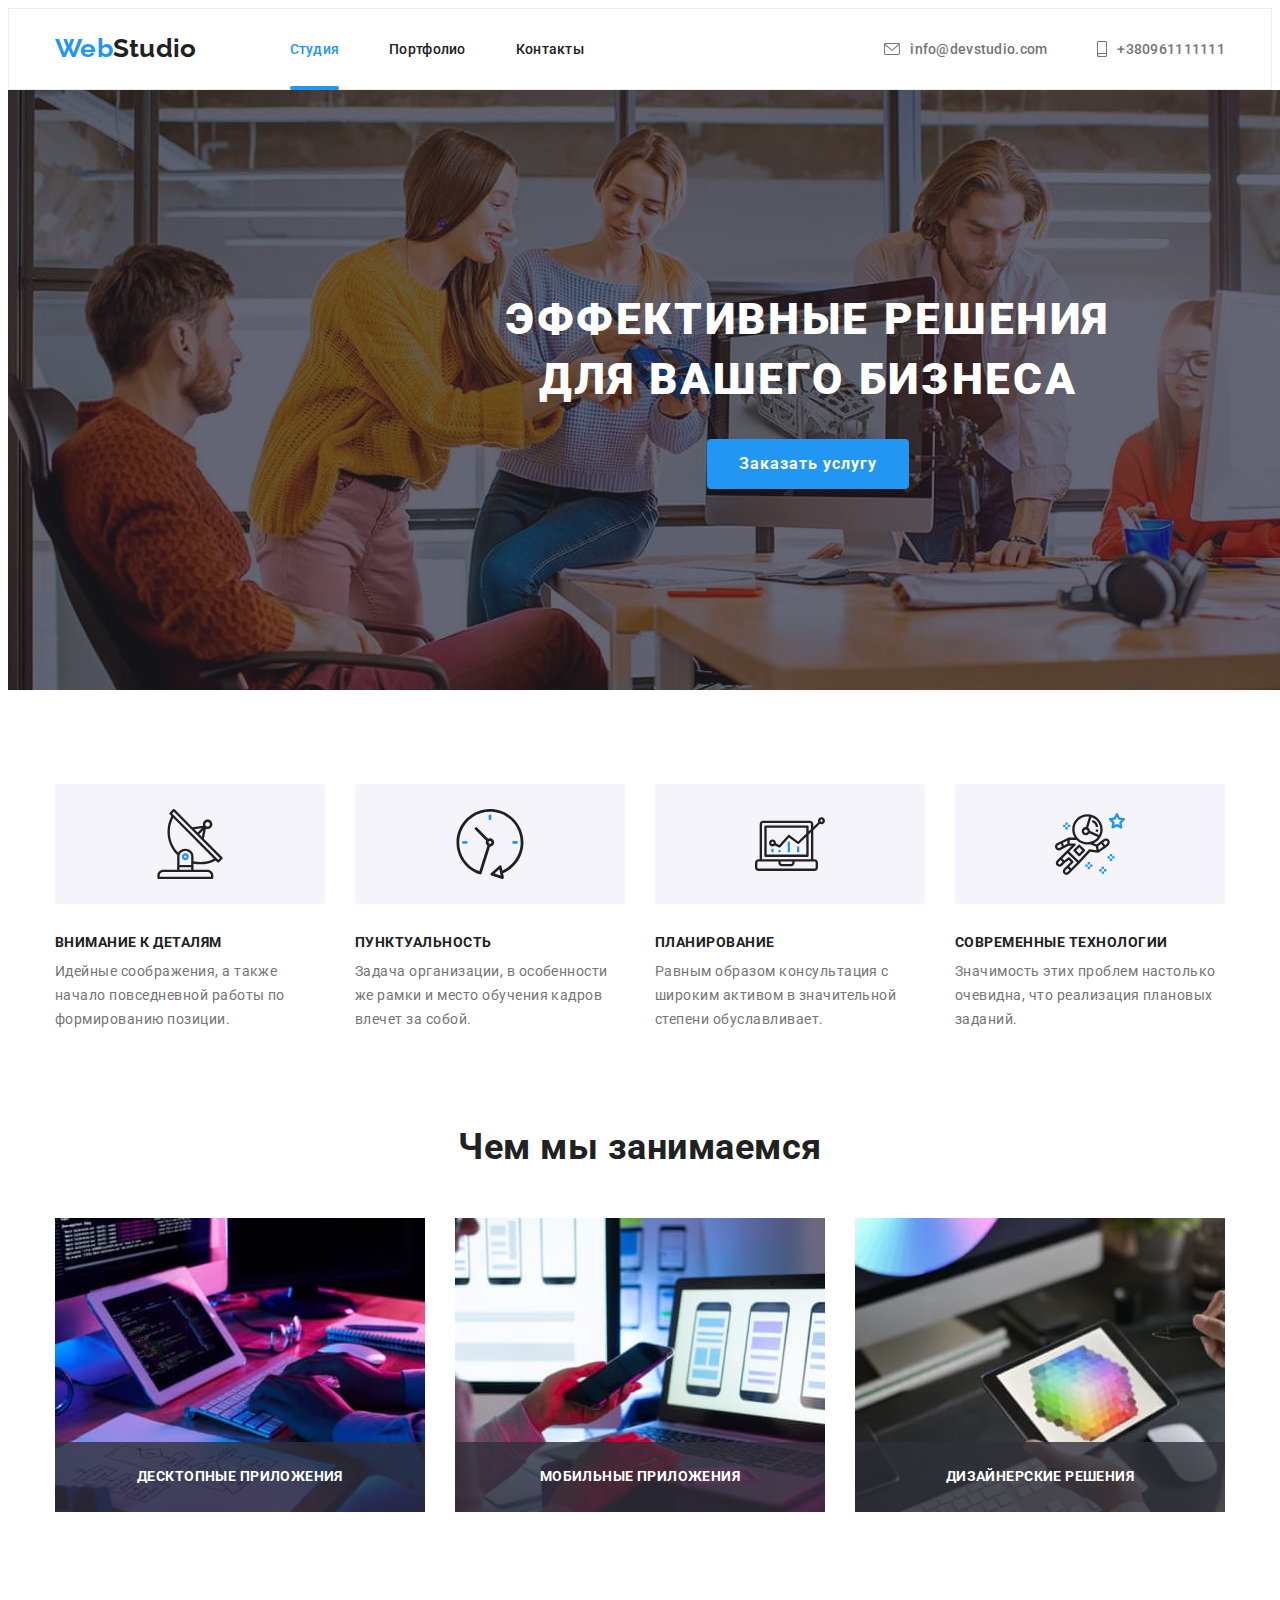
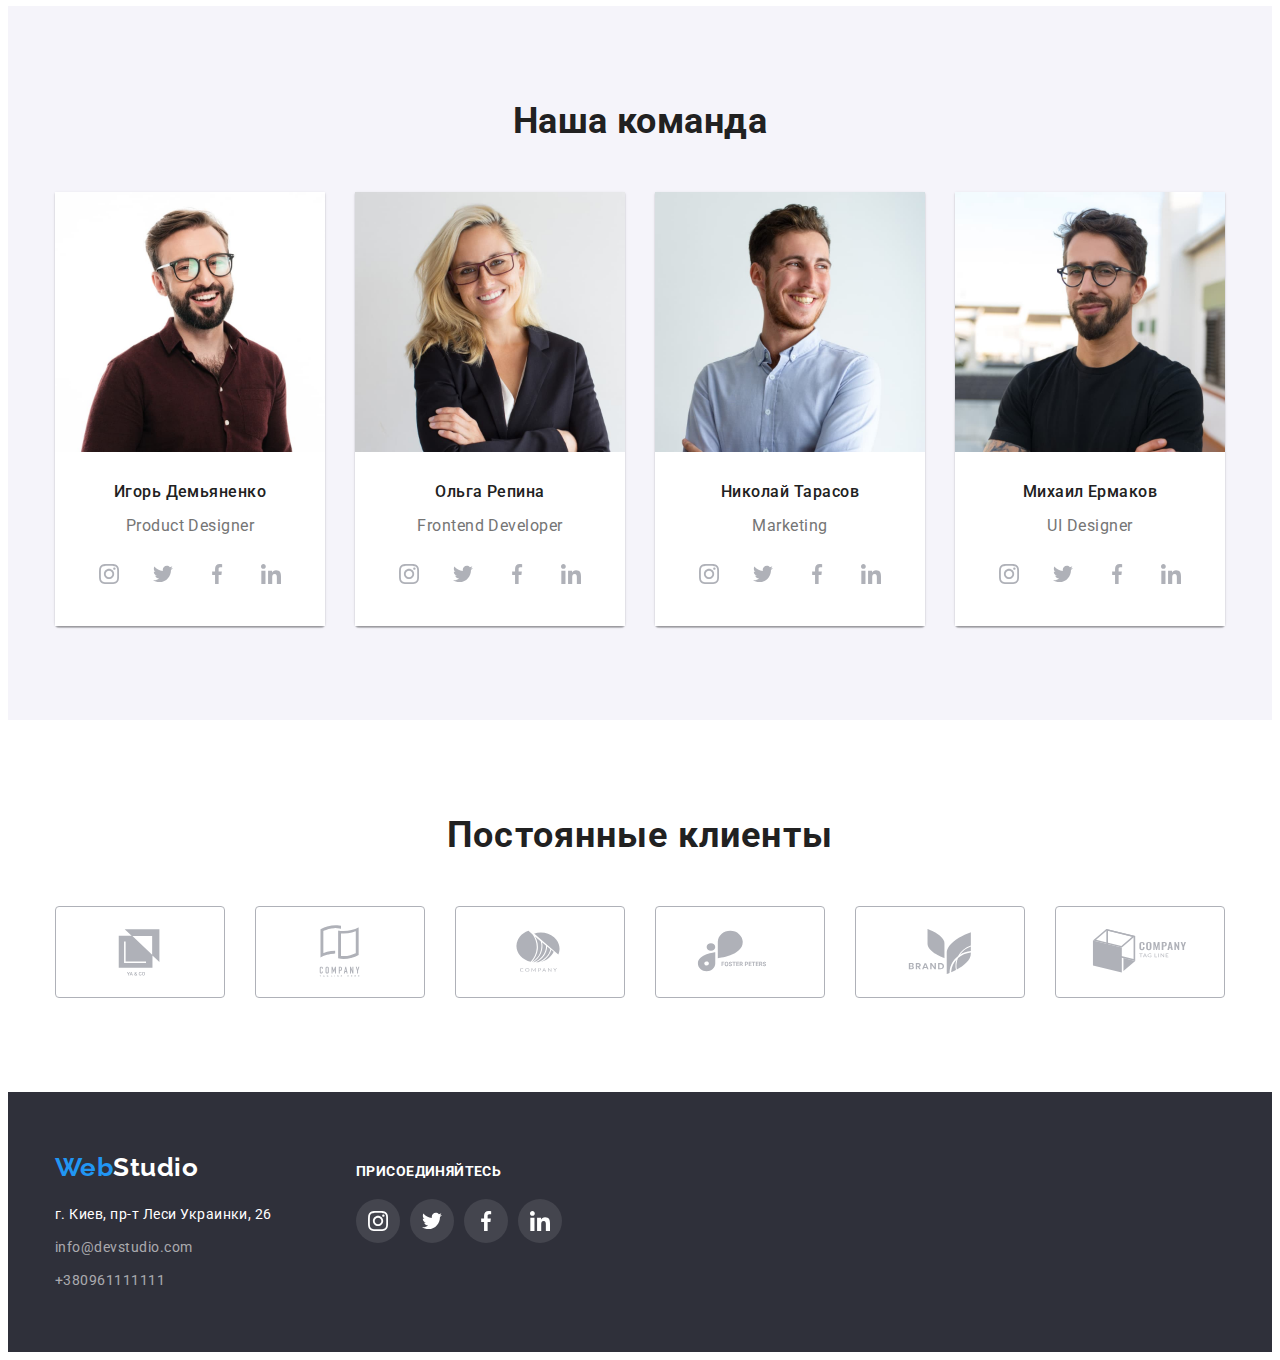
<file: index.html>
<!DOCTYPE html>
<html lang="ru">
<head>
    <meta charset="UTF-8">
    <meta http-equiv="X-UA-Compatible" content="IE=edge">
    <meta name="viewport" content="width=device-width, initial-scale=1.0">
    <title>goit-markup-hw-o1</title>
    <link rel="preconnect" href="https://fonts.googleapis.com">
    <link rel="preconnect" href="https://fonts.gstatic.com" crossorigin>
    <link href="https://fonts.googleapis.com/css2?family=Raleway:wght@700&family=Roboto:wght@400;500;700;900&display=swap"
        rel="stylesheet">
    <link rel="stylesheet" href="https://cdnjs.cloudflare.com/ajax/libs/modern-normalize/1.1.0/modern-normalize.min.css"
        integrity="sha512-wpPYUAdjBVSE4KJnH1VR1HeZfpl1ub8YT/NKx4PuQ5NmX2tKuGu6U/JRp5y+Y8XG2tV+wKQpNHVUX03MfMFn9Q=="
        crossorigin="anonymous" referrerpolicy="no-referrer" />
    <link rel="stylesheet" href="./css/styles.css"/>
</head>     
<body>
    <header class="header">
        <div class="container header-container">
            <a class="logo header-logo" href="./index.html" lang="en">Web<span class="white-logo">Studio</span></a>
            <nav class="header-navigation">
                <ul class="header-list list">
                    <li class="header-item">
                        <a class="header-link link current" href="./index.html">Студия</a>
                    </li>
                    <li class="header-item">
                        <a class="header-link link" href="./portfolio.html">Портфолио</a>
                    </li>
                    <li class="header-item">
                        <a class="header-link link" href="">Контакты</a>
                    </li>
                </ul>
            </nav>
            <div class="header-contacts">
                <ul class="header-contacts-list list">
                    <li class="header-contacts-item"> 
                        <a class="header-contacts-link link" href="mailto:info@devstudio.com"> <svg class="header-icon" width="16" height="12">
                            <use href="./images/sprite.svg#icon-envelope"></use>
                        </svg> info@devstudio.com
                    </a>  
                    </li>
                    <li class="header-contacts-item">
                        <a class="header-contacts-link link" href="tel:+380961111111"> <svg class="header-icon" width="10" height="16">
                            <use href="./images/sprite.svg#icon-smartphone"></use>
                        </svg>+380961111111</a>
                    </li>
                </ul>
            </div>
        </div>
    </header>
    <main>
        <section class="hero">
            <div class="container hero-container">
            <h1 class="hero-title">Эффективные решения для вашего бизнеса</h1>
            <button class="hero-title-btn btn" type="button" data-modal-open>Заказать услугу</button>
        </div>
        </section>
        <section class="about">
            <div class="container about-container">
            <h2 hidden>Почему мы</h2>
            <ul class="about-list list">
                 <li class="about-item">
                    <div class="about-thumb">
                        <svg class="about-thumb-icon" width="70" height="70">
                            <use href="./images/sprite.svg#icon-antenna-1"></use>
                        </svg>
                    </div>
                    <h3 class="about-item-title">Внимание к деталям</h3>
                    <p class="about-item-text">Идейные соображения, а также начало повседневной работы по формированию позиции.</p>
                </li>
                <li class="about-item">
                    <div class="about-thumb">
                        <svg class="about-thumb-icon" width="70" height="70">
                            <use href="./images/sprite.svg#icon-clock-1"></use>
                        </svg>
                    </div>
                    <h3 class="about-item-title">Пунктуальность</h3>
                    <p class="about-item-text">Задача организации, в особенности же рамки и место обучения кадров влечет за собой.</p>
                </li>
                <li class="about-item">
                    <div class="about-thumb">
                        <svg class="about-thumb-icon" width="70" height="70">
                            <use href="./images/sprite.svg#icon-diagram-1"></use>
                        </svg>
                        </div>
                    <h3 class="about-item-title">Планирование</h3>
                    <p class="about-item-text">Равным образом консультация с широким активом в значительной степени обуславливает.</p>
                </li>
                <li class="about-item">
                    <div class="about-thumb">
                        <svg class="about-thumb-icon" width="70" height="70">
                            <use href="./images/sprite.svg#icon-astronaut-1"></use>
                        </svg>
                    </div>
                    <h3 class="about-item-title">Современные технологии</h3>
                    <p class="about-item-text">Значимость этих проблем настолько очевидна, что реализация плановых заданий.</p>
                </li>
            </ul>
        </div>
        </section>
        <section class="services">
            <div class="container services-container">
                 <h2 class="services-title">Чем мы занимаемся</h2>
            <div class="services-images">
                 <ul class="services-title-list list">
                    <li class="services-title-item">
                        <img src="./images/a/photo-a.jpg" alt="человек печатает на клавиатуре" width="370" height="294">
                        <p class="text-thumb">Десктопные приложения</p>
                    </li>
                    <li class="services-title-item">
                        <img src="./images/a/photo-b.jpg" alt="человек работает с телефоном" width="370" height="294">
                        <p class="text-thumb">Мобильные приложения</p>
                    </li>
                    <li class="services-title-item">
                        <img src="./images/a/photo-c.jpg" alt="человек работает с планшетом" width="370" height="294">
                        <p class="text-thumb">Дизайнерские решения</p>
                    </li>
                </ul>
            </div>
            </div>
        </section>   
        <section class="team">
            <div class="container team-container">
            <h2 class="team-title">Наша команда</h2>
            <ul class="team-list list">
                <li class="team-item">
                    <img src="./images/b/Person-a.jpg" alt="сотрудник компании" width="270" height="260">
                    <div class="team-item-card">
                    <h3 class="team-item-title">Игорь Демьяненко</h3>
                    <p class="team-item-text" lang="en">Product Designer</p>
                    <ul class="team-item-bottom social-list list">
                        <li class="social-item">
                            <a href="" class="social-link link">
                                <svg class="social-icon">
                                    <use href="./images/sprite.svg#icon-instagram"></use>
                                </svg>
                            </a>
                        </li>
                        <li class="social-item">
                            <a href="" class="social-link link">
                            <svg class="social-icon">
                                <use href="./images/sprite.svg#icon-twitter"></use>
                            </svg>
                            </a>
                        </li>
                        <li class="social-item">
                            <a href="" class="social-link link">
                                <svg class="social-icon">
                                    <use href="./images/sprite.svg#icon-facebook"></use>
                                </svg>
                            </a>
                        </li>
                        <li class="social-item">
                            <a href="" class="social-link link">
                                <svg class="social-icon">
                                    <use href="./images/sprite.svg#icon-linkedin"></use>
                                </svg>
                            </a>
                        </li>
                    </ul> 
                    </div>
                </li>
                <li class="team-item">
                    <img src="./images/b/person-b.jpg" alt="сотрудник компании" width="270" height="260">
                    <div class="team-item-card">
                    <h3 class="team-item-title">Ольга Репина</h3>
                    <p class="team-item-text" lang="en">Frontend Developer</p>
                    <ul class="team-item-bottom social-list list">
                        <li class="social-item">
                            <a href="" class="social-link link">
                                <svg class="social-icon">
                                    <use href="./images/sprite.svg#icon-instagram"></use>
                                </svg>
                            </a>
                        </li>
                        <li class="social-item">
                            <a href="" class="social-link link">
                                <svg class="social-icon">
                                    <use href="./images/sprite.svg#icon-twitter"></use>
                                </svg>
                            </a>
                        </li>
                        <li class="social-item">
                            <a href="" class="social-link link">
                                <svg class="social-icon">
                                    <use href="./images/sprite.svg#icon-facebook"></use>
                                </svg>
                            </a>
                        </li>
                        <li class="social-item">
                            <a href="" class="social-link link">
                                <svg class="social-icon">
                                    <use href="./images/sprite.svg#icon-linkedin"></use>
                                </svg>
                            </a>
                        </li>
                    </ul>
                    </div>
                </li>
                <li class="team-item">
                    <img src="./images/b/person-c.jpg" alt="сотрудник компании" width="270" height="260">
                    <div class="team-item-card">
                    <h3 class="team-item-title">Николай Тарасов</h3>
                    <p class="team-item-text" lang="en">Marketing</p>
                    <ul class="team-item-bottom social-list list">
                        <li class="social-item">
                            <a href="" class="social-link link">
                                <svg class="social-icon">
                                    <use href="./images/sprite.svg#icon-instagram"></use>
                                </svg>
                            </a>
                        </li>
                        <li class="social-item">
                            <a href="" class="social-link link">
                                <svg class="social-icon">
                                    <use href="./images/sprite.svg#icon-twitter"></use>
                                </svg>
                            </a>
                        </li>
                        <li class="social-item">
                            <a href="" class="social-link link">
                                <svg class="social-icon">
                                    <use href="./images/sprite.svg#icon-facebook"></use>
                                </svg>
                            </a>
                        </li>
                        <li class="social-item">
                            <a href="" class="social-link link">
                                <svg class="social-icon">
                                    <use href="./images/sprite.svg#icon-linkedin"></use>
                                </svg>
                            </a>
                        </li>
                    </ul>
                    </div>
                </li>
                <li class="team-item">
                    <img src="./images/b/person-d.jpg" alt="сотрудник компании" width="270" height="260">
                    <div class="team-item-card">
                    <h3 class="team-item-title">Михаил Ермаков</h3>
                    <p class="team-item-text" lang="en">UI Designer</p>
                    <ul class="team-item-bottom social-list list">
                        <li class="social-item">
                            <a href="" class="social-link link">
                                <svg class="social-icon">
                                    <use href="./images/sprite.svg#icon-instagram"></use>
                                </svg>
                            </a>
                        </li>
                        <li class="social-item">
                            <a href="" class="social-link link">
                                <svg class="social-icon">
                                    <use href="./images/sprite.svg#icon-twitter"></use>
                                </svg>
                            </a>
                        </li>
                        <li class="social-item">
                            <a href="" class="social-link link">
                                <svg class="social-icon">
                                    <use href="./images/sprite.svg#icon-facebook"></use>
                                </svg>
                            </a>
                        </li>
                        <li class="social-item">
                            <a href="" class="social-link link">
                                <svg class="social-icon">
                                    <use href="./images/sprite.svg#icon-linkedin"></use>
                                </svg>
                            </a>
                        </li>
                    </ul>
                    </div>
                </li>
            </ul>
            </div>
        </section>
        <section class="clients">
            <div class="container clients-container">
                <h2 class="clients-title">Постоянные клиенты</h2>
                <ul class="clients-list list">
                    <li class="clients-item">
                        <a href="" class="clients-link"> <svg class="clients-icon">
                            <use href="./images/sprite.svg#icon-Logo-1"></use>
                        </svg>
                    </a>
                    </li>
                    <li class="clients-item">
                        <a href="" class="clients-link"> <svg class="clients-icon">
                                <use href="./images/sprite.svg#icon-Logo-2"></use>
                            </svg>
                        </a>
                    </li>
                    <li class="clients-item">
                        <a href="" class="clients-link"> <svg class="clients-icon">
                                <use href="./images/sprite.svg#icon-Logo-3"></use>
                            </svg>
                        </a>
                    </li>
                    <li class="clients-item">
                        <a  href="" class="clients-link"> <svg class="clients-icon">
                                <use href="./images/sprite.svg#icon-Logo-4"></use>
                            </svg>
                        </a>
                    </li>
                    <li class="clients-item">
                        <a href="" class="clients-link" > <svg class="clients-icon">
                                <use href="./images/sprite.svg#icon-Logo-5"></use>
                            </svg>
                        </a>
                    </li>
                    <li class="clients-item">
                        <a href="" class="clients-link"> <svg class="clients-icon">
                                <use href="./images/sprite.svg#icon-Logo-6"></use>
                            </svg>
                        </a>
                    </li>
                </ul>
            </div>
        </section>
    </main>
    <footer class="footer">
        <div class="container footer-container footer-total"> 
        <div class="footer-block">
            <a class="main-logo" href="./index.html" lang="en">Web<span class="footer-logo">Studio</span></a>
            <address class="contacts-address">
                <ul class="contact-list list">
                    <li class="contacts-item">
                        <a class="contacts-link link" href="">г. Киев, пр-т Леси Украинки, 26</a>
                    </li>
                    <li class="contacts-item">
                        <a class="contacts-link link contacts-color" href="mailto:info@devstudio.com">info@devstudio.com</a>
                    </li>
                    <li class="contacts-item">
                        <a class="contacts-link link contacts-color" href="tel:+380961111111">+380961111111</a>
                    </li> 
                </ul>
            </address>
        </div>
        <div class="footer-add">
            <p class="footer-title-add">Присоединяйтесь</p>
            <ul class="footer-add-list list">
                <li class="footer-add-item">
                    <a href="" class="footer-social-link">
                        <svg class="footer-icon">
                            <use href="./images/sprite.svg#icon-instagram"></use>
                        </svg>
                    </a>
                </li>
                <li class="footer-add-item">
                    <a href="" class="footer-social-link">
                        <svg class="footer-icon">
                            <use href="./images/sprite.svg#icon-twitter"></use>
                        </svg>
                    </a>
                </li>
                <li class="footer-add-item">
                    <a href="" class="footer-social-link">
                        <svg class="footer-icon">
                            <use href="./images/sprite.svg#icon-facebook"></use>
                        </svg>
                    </a>
                </li>
                <li class="footer-add-item">
                    <a href="" class="footer-social-link">
                        <svg class="footer-icon">
                            <use href="./images/sprite.svg#icon-linkedin"></use>
                        </svg>
                    </a>
                </li>
            </ul>
        </div>
        </div>
    </footer>
    <div class="backdrop is-hidden" data-modal>
        <div class="modal">
            <button class="close-btn" type="button" data-modal-close> 
                <svg class="modal-close" width="30" ><use href="./images/sprite.svg#icon-close-black"></use>
                </svg>
            </button>
        </div>
    </div>
    <script src="./js/modal.js"></script>
</body>
</html>
</file>
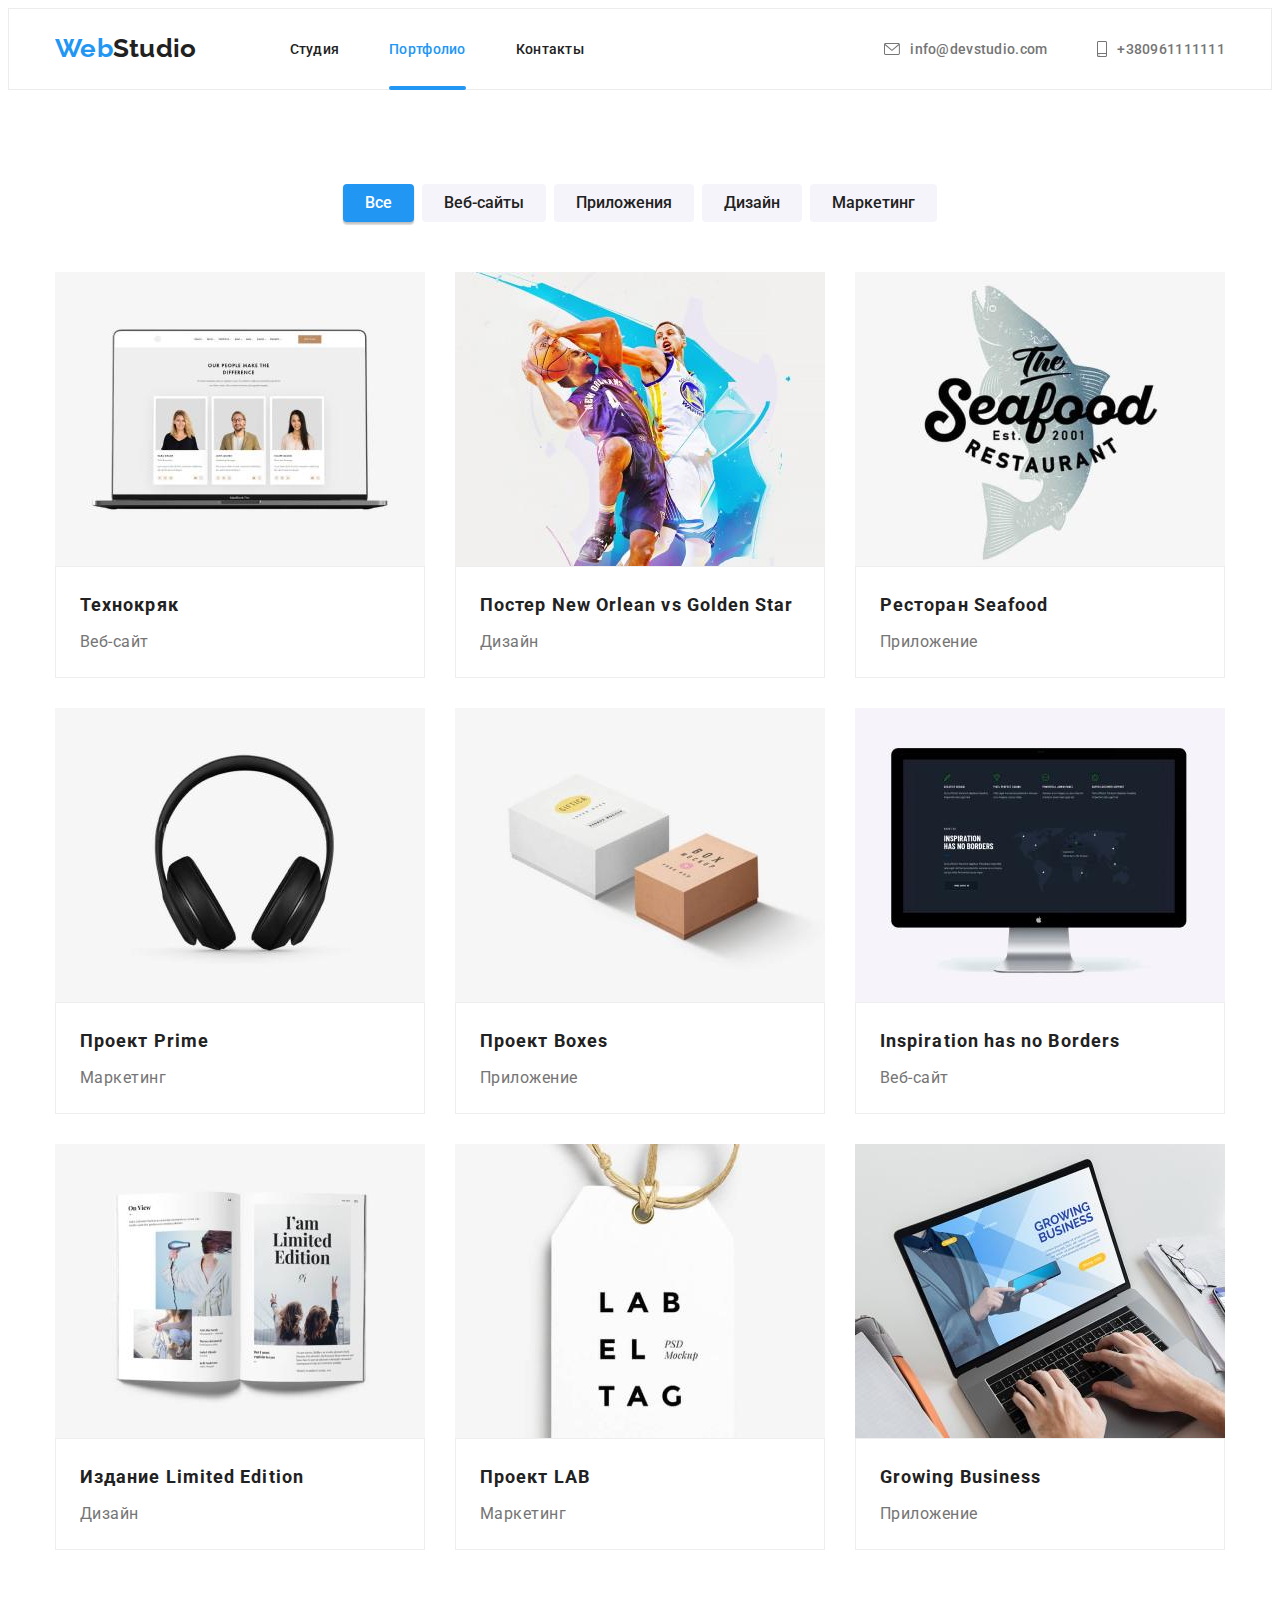
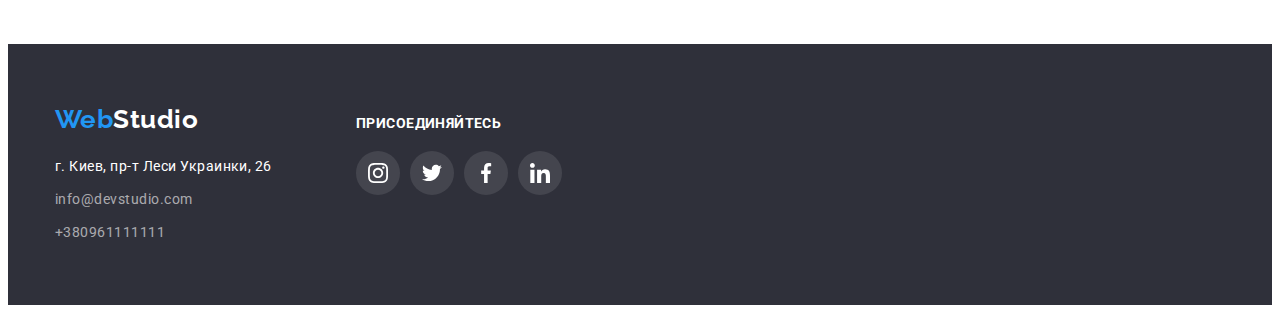
<file: portfolio.html>
<!DOCTYPE html>
<html lang="ru">
<head>
    <meta charset="UTF-8">
    <meta http-equiv="X-UA-Compatible" content="IE=edge">
    <meta name="viewport" content="width=device-width, initial-scale=1.0">
    <title>goit-markup-hw-02</title>
    <link rel="preconnect" href="https://fonts.googleapis.com">
    <link rel="preconnect" href="https://fonts.gstatic.com" crossorigin>
    <link href="https://fonts.googleapis.com/css2?family=Raleway:wght@700&family=Roboto:wght@400;500;700;900&display=swap"
        rel="stylesheet">
    <link rel="stylesheet" href="https://cdnjs.cloudflare.com/ajax/libs/modern-normalize/1.1.0/modern-normalize.min.css"
        integrity="sha512-wpPYUAdjBVSE4KJnH1VR1HeZfpl1ub8YT/NKx4PuQ5NmX2tKuGu6U/JRp5y+Y8XG2tV+wKQpNHVUX03MfMFn9Q=="
        crossorigin="anonymous" referrerpolicy="no-referrer" />
    <link rel="stylesheet" href="./css/styles.css"/>
</head>
<body>
    <header class="header">
        <div class="container header-container">
            <a class="logo header-logo" href="./index.html" lang="en">Web<span class="white-logo">Studio</span></a>
        <nav class="header-navigation">
            <ul class="header-list list">
                <li class="header-item">
                    <a class="header-link link" href="./index.html">Студия</a>
                </li>
                <li class="header-item">
                    <a class="header-link link current" href="./portfolio.html">Портфолио</a>
                </li>
                <li class="header-item">
                    <a class="header-link link" href="">Контакты</a>
                </li>
            </ul>
        </nav>
        <div class="header-contacts">
            <ul class="header-contacts-list list">
                <li class="header-contacts-item">
                    <a class="header-contacts-link link" href="mailto:info@devstudio.com"> <svg class="header-icon" width="16" height="12">
                            <use href="./images/sprite.svg#icon-envelope"></use>
                        </svg> info@devstudio.com
                    </a>
                </li>
                <li class="header-contacts-item">
                    <a class="header-contacts-link link" href="tel:+380961111111"> <svg class="header-icon" width="10" height="16">
                            <use href="./images/sprite.svg#icon-smartphone"></use>
                        </svg>+380961111111</a>
                </li>
            </ul>
        </div>    
        </div>
    </header>
    <main>
        <section class="portfolio-hero"> 
            <div class="container portfolio-container">
            <h1 hidden>Портфолио</h1>
            <ul class="portfolio-list list">
                <li class="portfolio-item">
                   <button class="portfolio-btn active" type="button">Все</button>
                </li>
                <li class="portfolio-item">
                   <button class="portfolio-btn" type="button">Веб-сайты</button>
                </li>
                <li class="portfolio-item">
                   <button class="portfolio-btn" type="button">Приложения</button>
                </li>
                <li class="portfolio-item">
                   <button class="portfolio-btn" type="button">Дизайн</button>
                </li>  
                <li class="portfolio-item">
                   <button class="portfolio-btn" type="button">Маркетинг</button>
                </li>
            </ul>
            <ul class="cases-list list">
                <li class="cases-item">
                    <a class="cases-link" href="">
                        <div class="cases-top-wraper">
                            <img src="./images/portfolio/portfolio-1.jpg" alt="Портфолио" width="370" height="294">
                            <p class="cases-top-text">
                                Технокряк это современная площадка распространения коронавируса. Компании используют эту платформу для цифрового
                            шпионажа и атак на защищённые сервера конкурентов.
                            </p>
                    </div>
                    <div class="cases-item-box">
                        <h2 class="cases-item-title">Технокряк</h2>
                        <p class="cases-item-text">Веб-сайт</p>
                    </div>
                    </a>
                </li>
                <li class="cases-item">
                    <a class="cases-link" href="">
                        <div class="cases-top-wraper">
                    <img src="./images/portfolio/portfolio-2.jpg" alt="Портфолио" width="370" height="294">
                        <p class="cases-top-text">
                        Технокряк это современная площадка распространения коронавируса. Компании используют эту платформу для цифрового
                        шпионажа и атак на защищённые сервера конкурентов.
                        </p>
                        </div>
                    <div class="cases-item-box">
                    <h2 class="cases-item-title">Постер New Orlean vs Golden Star</h2>
                    <p class="cases-item-text">Дизайн</p>
                    </div>
                    </a>
                </li>
                <li class="cases-item">
                    <a class="cases-link" href="">
                        <div class="cases-top-wraper">
                    <img src="./images/portfolio/portfolio-3.jpg" alt="Портфолио" width="370" height="294">
                        <p class="cases-top-text">
                        Технокряк это современная площадка распространения коронавируса. Компании используют эту платформу для цифрового
                        шпионажа и атак на защищённые сервера конкурентов.
                        </p>
                        </div>
                    <div class="cases-item-box">
                    <h2 class="cases-item-title">Ресторан Seafood</h2>
                    <p class="cases-item-text">Приложение</p>
                    </div>
                    </a>
                </li>
                <li class="cases-item">
                    <a class="cases-link" href="">
                        <div class="cases-top-wraper">
                    <img src="./images/portfolio/portfolio-4.jpg" alt="Портфолио" width="370" height="294">
                        <p class="cases-top-text">
                            Технокряк это современная площадка распространения коронавируса. Компании используют эту платформу для цифрового
                            шпионажа и атак на защищённые сервера конкурентов.
                        </p>
                        </div>
                    <div class="cases-item-box">
                    <h2 class="cases-item-title">Проект Prime</h2>
                    <p class="cases-item-text">Маркетинг</p>
                    </div>
                    </a>
                </li>
                <li class="cases-item">
                    <a class="cases-link" href="">
                        <div class="cases-top-wraper">
                    <img src="./images/portfolio/portfolio-5.jpg" alt="Портфолио" width="370" height="294">
                        <p class="cases-top-text">
                            Технокряк это современная площадка распространения коронавируса. Компании используют эту платформу для цифрового
                            шпионажа и атак на защищённые сервера конкурентов.
                        </p>
                        </div>
                    <div class="cases-item-box">
                    <h2 class="cases-item-title">Проект Boxes</h2>
                    <p class="cases-item-text">Приложение</p>
                    </div>
                    </a>
                </li>
                <li class="cases-item">
                    <a class="cases-link" href="">
                        <div class="cases-top-wraper">
                    <img src="./images/portfolio/portfolio-6.jpg" alt="Портфолио" width="370" height="294">
                        <p class="cases-top-text">
                            Технокряк это современная площадка распространения коронавируса. Компании используют эту платформу для цифрового
                            шпионажа и атак на защищённые сервера конкурентов.
                        </p>
                        </div>
                    <div class="cases-item-box">
                    <h2 class="cases-item-title">Inspiration has no Borders</h2>
                    <p class="cases-item-text">Веб-сайт</p>
                    </div>
                    </a>
                </li>
                <li class="cases-item">
                    <a class="cases-link" href="">
                        <div class="cases-top-wraper">
                    <img src="./images/portfolio/portfolio-7.jpg" alt="Портфолио" width="370" height="294">
                        <p class="cases-top-text">
                            Технокряк это современная площадка распространения коронавируса. Компании используют эту платформу для цифрового
                            шпионажа и атак на защищённые сервера конкурентов.
                        </p>
                        </div>
                    <div class="cases-item-box">
                    <h2 class="cases-item-title">Издание Limited Edition</h2>
                    <p class="cases-item-text">Дизайн</p>
                    </div>
                    </a>
                </li>
                <li class="cases-item">
                    <a class="cases-link" href="">
                        <div class="cases-top-wraper">
                    <img src="./images/portfolio/portfolio-8.jpg" alt="Портфолио" width="370" height="294">
                        <p class="cases-top-text">
                            Технокряк это современная площадка распространения коронавируса. Компании используют эту платформу для цифрового
                            шпионажа и атак на защищённые сервера конкурентов.
                        </p>
                        </div>
                    <div class="cases-item-box">
                    <h2 class="cases-item-title">Проект LAB</h2>
                    <p class="cases-item-text">Маркетинг</p>
                    </div>
                    </a>
                </li>
                <li class="cases-item">
                    <a class="cases-link" href="">
                        <div class="cases-top-wraper">
                    <img src="./images/portfolio/portfolio-9.jpg" alt="Портфолио" width="370" height="294">
                        <p class="cases-top-text">
                            Технокряк это современная площадка распространения коронавируса. Компании используют эту платформу для цифрового
                            шпионажа и атак на защищённые сервера конкурентов.
                        </p>
                        </div>
                    <div class="cases-item-box">
                    <h2 class="cases-item-title">Growing Business</h2>
                    <p class="cases-item-text">Приложение</p>
                    </div>
                    </a>
                </li>
            </ul>
            </div>
        </section>
    </main>
    <footer class="footer">
        <div class="container footer-container footer-total">
        <div class="footer-block">
        <a class="logo main-logo" href="./index.html" lang="en">Web<span class="footer-logo">Studio</span></a>
        <address class="contacts-address">
            <ul class="contact-list list">
                <li class="contacts-item">
                    <a class="contacts-link link" href="">г. Киев, пр-т Леси Украинки, 26</a>
                </li>
                <li class="contacts-item">
                    <a class="contacts-link link contacts-color" href="mailto:info@devstudio.com">info@devstudio.com</a>
                </li>
                <li class="contacts-item">
                    <a class="contacts-link link contacts-color" href="tel:+380961111111">+380961111111</a>
                </li>
            </ul>
        </address>
        </div>
        <div class="footer-add">
            <p class="footer-title-add">Присоединяйтесь</p>
            <ul class="footer-add-list list">
                <li class="footer-add-item">
                    <a href="" class="footer-social-link">
                        <svg class="footer-icon">
                            <use href="./images/sprite.svg#icon-instagram"></use>
                        </svg>
                    </a>
                </li>
                <li class="footer-add-item">
                    <a href="" class="footer-social-link">
                        <svg class="footer-icon">
                            <use href="./images/sprite.svg#icon-twitter"></use>
                        </svg>
                    </a>
                </li>
                <li class="footer-add-item">
                    <a href="" class="footer-social-link">
                        <svg class="footer-icon">
                            <use href="./images/sprite.svg#icon-facebook"></use>
                        </svg>
                    </a>
                </li>
                <li class="footer-add-item">
                    <a href="" class="footer-social-link">
                        <svg class="footer-icon">
                            <use href="./images/sprite.svg#icon-linkedin"></use>
                        </svg>
                    </a>
                </li>
            </ul>
        </div> 
        </div>
    </footer>
</body>
</html>
</file>
<file: css/styles.css>
html {
    box-sizing: border-box;
}

*,
*::before,
*::after {
    box-sizing: inherit;
}

:root {
--primery-title-color: #ffffff;
--secondary-title-color: #212121;
--primery-text-color: #757575;
--accent-color: #2196F3;
--header-text-color: #212121;
--header-contacts-color: #757575;
--bg-color: #2F303A;
--icon-color: #AFB1B8;
}

body {
    font-family: "Roboto", sans-serif;
    font-style: normal;
    background-color: var(--primery-title-color);
    letter-spacing: 0.03em;
}

p, h1, h2, h3, h4, h5, h6 {
    margin-top: 0;
    margin-left: 0;
}

ul {
    margin: 0;
    padding-left: 0;
}

img {
    display: block;
    max-width: 100%;
    height: auto;
}

.link {
    text-decoration: none;
}

.list {
    list-style: none;
}

.container {
    width: 1200px;
    margin: 0 auto;
    padding-left: 15px;
    padding-right: 15px;
}

/*------HEADER------ */

.header {
    font-weight: 500;
    font-size: 14px;
    line-height: calc( 16 / 14 );
    letter-spacing: 0.02em;  
    border: 1px solid #ECECEC; 
}

.header-container {
    display: flex;
    align-items: center;
}

.header-navigation {
    display: block;
    align-items: center;
}

.header-list {
    display: flex;
    align-items: center;
}

.header-item:not(:last-child) {
    margin-right: 50px;
}

.header-contacts-list {
    display: flex;
    align-items: center;
    margin-left: auto;
}   
.header-contacts-link,
.header-link{
    display: block;
}

.header-contacts-item:not(:last-child) {
    margin-right: 50px;
}

.header-contacts {
    display: block;
    margin-left: auto;
}

.logo {
    font-family: "Raleway", sans-serif;
    font-weight: 700;
    font-size: 26px;
    line-height: calc( 31 / 26 );
    color: var(--accent-color);
    margin-right: 93px;
    transition: color 250ms cubic-bezier(0.4, 0, 0.2, 1);
}

.header-logo{
    text-decoration: none;
    padding-top: 24px;
    padding-bottom: 25px;
}

.white-logo {
    color: var(--header-text-color);
    transition: color 250ms cubic-bezier(0.4, 0, 0.2, 1);
   
}

.header-list .link.current {
    color: var(--accent-color);
}

.header-link{
    font-weight: 500;
    font-size: 14px;
    line-height: calc( 16 / 14 );
    letter-spacing: 0.02em;
    padding-top: 32px;
    padding-bottom: 32px;
    color: var(--header-text-color);
    position: relative;
    transition: color 250ms cubic-bezier(0.4, 0, 0.2, 1);
}

.header-link:hover,
.header-link:focus,
.header-contacts-link:hover,
.header-contacts-link:focus {
    color: var(--accent-color)
}

.header-contacts-item {
    display: flex;
    align-items: center;
}

.header-contacts-link {
    font-weight: 500;
    font-size: 14px;
    line-height: calc(16 / 14);
    letter-spacing: 0.02em;
    display: inline-flex;
    align-items: center;
    justify-content: center;
    align-self: start;
    padding-top: 32px;
    padding-bottom: 32px;
    transition: color 250ms cubic-bezier(0.4, 0, 0.2, 1);
    color: var(--header-contacts-color)
}

.header-icon{
    fill: currentColor;
    margin-right: 10px;
}

.current::after {
    content: '';
    position: absolute;
    width: 100%;
    height: 4px;
    border-radius: 2px;
    background-color: var(--accent-color);
    display: block;
    bottom: -1px;
}


/*------HERO------ */

.hero {
    background: var(--bg-color);
    background-image: linear-gradient(rgba(47, 48, 58, 0.4), rgba(47, 48, 58, 0.4)), url(../images/hero.jpg);
    background-repeat: no-repeat;
    background-position: center;
    background-size: cover;
    width: 1600px;
    height: 600px;
    padding-top: 200px;
    padding-bottom: 200px;
    margin: 0 auto;
}

.hero-container {
    max-width: 696px;
    align-items: center;
    text-align: center;
}

.hero-title {
    display: flex;
    font-weight: 900;
    font-size: 44px;
    line-height: 1.36;
    text-align: center;
    letter-spacing: 0.06em;
    text-transform: uppercase;
    color: var(--primery-title-color)
}

.hero-title-btn {
    font-family: inherit;
    font-weight: 700;
    font-size: 16px;
    line-height: 1.87;
    align-items: center;
    text-align: center;
    letter-spacing: 0.06em;
    cursor: pointer;
    min-width: 200px;
    border: none;
    border-radius: 4px;
    padding: 10px 32px;
    transition: color 250ms cubic-bezier(0.4, 0, 0.2, 1);
    color: var(--primery-title-color)
  
}

.btn {
    background-color: var(--accent-color);
    transition: background-color 250ms cubic-bezier(0.4, 0, 0.2, 1);
}

.hero-title-btn:hover,
.hero-title-btn:focus {
    background: #0a68b6;
}

/* ----------ABOUT---------  */

.about{
    padding-top: 94px;
    padding-bottom: 94px;
}

.about-container {
    align-items: center; 
    padding-left: 15px;
    padding-right: 15px;
}

.about-list{
    display: flex;
    margin-left: -30px;
}

.about-item{
    flex-basis: calc( 100% / 4 - 30px);
    margin-left: 30px;
}

.about-item-title{
    font-weight: bold;
    font-size: 14px;
    line-height: calc(16 / 14);
    text-transform: uppercase;
    margin-bottom: 10px;
    color: var(--secondary-title-color)
}

.about-thumb {
    display: flex;
    height: 120px;
    width: 100%;
    margin-bottom: 30px;
    align-items: center;
    justify-content: center;
    background: #F5F4FA;
    background-repeat: no-repeat;
    background-position: center;
    border-radius: 4px;
}

.about-thumb-icon{
    display: flex;
    align-items: center;
}

.about-item-text{
    font-weight: normal;
    font-size: 14px;
    line-height: 1.71;
    margin-bottom: 0px;
    color: var(--primery-text-color)
}

/*---------- SERVICES------- */

.services-title{
    font-weight: 700;
    font-size: 36px;
    line-height: calc(42 / 36);
    margin-bottom: 50px;
    color: var(--secondary-title-color)
}

.services{
    padding-top: 0px;
    padding-bottom: 94px;
}

.services-container {
    align-items: center;
    text-align: center;
}

.services-title-list {
    display: flex;
    list-style: none;
    margin-left: -30px;
}

.services-title-item {
    flex-basis: calc(100% / 3 - 30px);
    margin-left: 30px;
}

.text-thumb {
    position: absolute;
    top: 224px;
    left: 0;
    right: 0;
    bottom: 0;
}

.services-title-item {
    position: relative;
    display: block;
} 

.text-thumb {
    display: flex;
    align-items: center;
    justify-content: center;
    height: 70px;
    font-weight: 700;
    font-size: 14px;
    line-height: 1.14;
    text-align: center;
    letter-spacing: 0.03em;
    text-transform: uppercase;
    background: rgba(47, 48, 58, 0.8);
    color: var(--primery-title-color);
    margin-bottom: 0px;
}


/* ----------TEAM---------  */

.team{
    background: #F5F4FA;
    padding-top: 94px;
    padding-bottom: 94px;
}
.team-container {
    align-items: center;
    text-align: center;
}

.team-list{
    display: flex;
    flex-wrap: wrap;
    margin-left: -30px;
}

.team-item{
    flex-basis: calc(100% / 4 - 30px);
    margin-left: 30px;
    box-shadow: 0px 1px 3px rgba(0, 0, 0, 0.12), 0px 1px 1px rgba(0, 0, 0, 0.14), 0px 2px 1px rgba(0, 0, 0, 0.2);
    border-radius: 0px 0px 4px 4px;
}

.team-title{
    font-weight: 700;
    font-size: 36px;
    line-height: calc(42 / 36);
    margin-bottom: 50px;
    color: var(--secondary-title-color)
}

.team-item-title{
    font-weight: 500;
    font-size: 16px;
    line-height: calc(19 / 16);
    text-align: center;
    color: var(--secondary-title-color)
}

.team-item-text{
    font-weight: normal;
    font-size: 16px;
    line-height: 1.18;
    text-align: center;
    margin-bottom: 16px;
    color: var(--primery-text-color)
}
.social-item{
    width: 44px;
    height: 44px;
}

.social-link{
    width: 100%;
    height: 100%;
    border-radius: 50%;
    background-color: #ffffff;
    display: flex;
    align-items: center;
    justify-content: center;
    color: #AFB1B8;
    transition: background-color 250ms cubic-bezier(0.4, 0, 0.2, 1), color 250ms cubic-bezier(0.4, 0, 0.2, 1);
}

.social-link:hover, 
.social-link:focus{
    background-color: var(--accent-color);
}

.social-link:hover .social-icon,
.social-link:focus .social-icon{
    fill: var(--primery-title-color);
}
.social-icon{
    width: 20px;
    height: 20px;
    fill: currentColor;
    transition: fill 250ms cubic-bezier(0.4, 0, 0.2, 1);
}

.social-list{
    display: flex;
    justify-content: center;
}

.social-item:not(:last-child){
    margin-right: 10px;
}

.team-item-card{
    background: var(--primery-title-color);
    padding-top: 30px;
    padding-bottom: 30px;
    padding-left: 32px;
    padding-right: 32px;
}


/* ----------CLIENTS---------  */

.clients{
  padding-top: 94px;
  padding-bottom: 94px;
}

.clients-container {
    align-items: center; 
}

.clients-list{
    display: flex;
    justify-content: center;
}

.clients-item + .clients-item {
    margin-left: 30px;
}

.clients-icon{
    display: flex;
    align-items: center;
    justify-content: center;
    width: 106px;
    height: 60px;
    transition: fill 250ms cubic-bezier(0.4, 0, 0.2, 1);
    fill: var(--icon-color);
}

.clients-link{
    display: flex;
    align-items: center;
    justify-content: center;
    border: 1px solid var(--icon-color);
    fill: var(--icon-color);
    box-sizing: border-box;
    border-radius: 4px;
    width: 170px;
    height: 92px;
    transition: fill 250ms cubic-bezier(0.4, 0, 0.2, 1), border 250ms cubic-bezier(0.4, 0, 0.2, 1);

}

.clients-link:hover .clients-icon,
.clients-link:focus .clients-icon {
    fill: var(--accent-color);
}

.clients-link:hover,
.clients-link:focus {
    border-color: var(--accent-color);
}

.clients-title{
    font-weight: 700;
    font-size: 36px;
    line-height: calc(42 / 36);
    text-align: center;
    letter-spacing: 0.03em;
    margin-bottom: 50px;
    color: var(--header-text-color)
}

.clients-item{
    display: flex;
}


/* ----------FOOTER---------  */

.footer{
    background: var(--bg-color);
    padding-top: 60px;
    padding-bottom: 60px;
}

.footer-container{
    padding-left: 15px;
    padding-right: 15px;
}

.footer-total{
    display: flex;
    justify-content: flex-start;
    align-items: baseline;
}

.main-logo{
    display: block;
    text-decoration: none;
    font-family: "Raleway", sans-serif;
    font-weight: 700;
    font-size: 26px;
    line-height: calc( 31 / 26 );
    color: var(--accent-color);
    margin-bottom: 20px;
}

.footer-logo{
    color: var(--primery-title-color);
}

.contacts-address{
    font-style: inherit;
}

.contacts-link{
    font-size: 14px;
    line-height: 1.71;
    margin-top: 0px;
    color: var(--primery-title-color);
    transition: color 250ms cubic-bezier(0.4, 0, 0.2, 1);
}

.contacts-item:not(:last-child){
    margin-bottom: 9px;
}

.contacts-color{
    color: rgba(255, 255, 255, 0.6);
}

.contacts-link:hover,
.contacts-link:focus{
    color: var(--accent-color);
}

.footer-title-add{
    font-weight: 700;
    font-size: 14px;
    line-height: calc(16 / 14);
    margin-bottom: 20px;
    letter-spacing: 0.03em;
    text-transform: uppercase;
    color: var(--primery-title-color)
}

.footer-add-list{
    display: flex;
}

.footer-add{
    display: block;
    box-sizing: border-box;
    width: 206px;
    margin-right: 0px;
}

.footer-block{
    width: 231px;
    margin-right: 70px;
}

.footer-icon{
    width: 20px;
    height: 20px;
}

.footer-add-item:not(:last-child){
    margin-right: 10px;
}

.footer-social-link{
    width: 44px;
    height: 44px;
    border-radius: 50%;
    background: rgba(255, 255, 255, 0.1);
    display: flex;
    align-items: center;
    justify-content: center;
    fill: var(--primery-title-color);
    transition: fill 250ms cubic-bezier(0.4, 0, 0.2, 1), background 250ms cubic-bezier(0.4, 0, 0.2, 1);
}

.footer-social-link:hover, 
.footer-social-link:focus {
    background-color: var(--accent-color);
}

.backdrop {
    position: fixed;
    top: 0;
    left: 0;
    width: 100%;
    height: 100%;
    background-color: rgba(0, 0, 0, 0.2);
    opacity: 1;
    transition: opacity 250ms cubic-bezier(0.4, 0, 0.2, 1);
}

.backdrop.is-hidden{
    opacity: 0;
    pointer-events: none;
}

.backdrop.is-hidden .modal{
    transform: translate(-50%, -50%) scale(0.9);
}

.modal{
    position: absolute;
    top: 50%;
    left: 50%;
    transform: translate(-50%, -50%) scale(1);
    min-width: 528px;
    min-height: 581px;
    background-color: var(--primery-title-color);
    box-shadow: 0px 1px 3px rgb(0 0 0 / 12%), 0px 1px 1px rgb(0 0 0 / 14%), 0px 2px 1px rgb(0 0 0 / 20%);
    border-radius: 4px;
    transition: transform 250ms cubic-bezier(0.4, 0, 0.2, 1);
}

.modal > .close-btn{
    position: absolute;
    display: flex;
    align-items: center;
    justify-content: center;
    top: 8px;
    right: 8px;
    width: 30px;
    height: 30px;
    border-radius: 50%;
    background: #FFFFFF;
    border: 1px solid rgba(0, 0, 0, 0.1);
    fill: #000000;
    cursor: pointer;
}



/* ----------PORTFOLIO---------  */

.portfolio-hero{
    padding-top: 94px;
    padding-bottom: 94px; 
}

.portfolio-container{
    text-align: center;
}

.portfolio-list{
    display: inline-flex;
    justify-content: center;
    margin-bottom: 50px;
}

.portfolio-list > .portfolio-item:not(:last-child) {
    margin-right: 8px;
}

.portfolio-btn{
    font-family: inherit;
    font-weight: 500;
    font-size: 16px;
    line-height: 1.62;
    text-align: center;
    color: var(--secondary-title-color);
    background: #F5F4FA;
    border: none;
    border-radius: 4px;
    padding: 6px 22px 6px 22px;
    cursor: pointer;
    transition: background 250ms cubic-bezier(0.4, 0, 0.2, 1), color 250ms cubic-bezier(0.4, 0, 0.2, 1), box-shadow 250ms cubic-bezier(0.4, 0, 0.2, 1);
}

.portfolio-btn:hover,
.portfolio-btn:focus,
.active{
    background:var(--accent-color);
    color: var(--primery-title-color);
    box-shadow: 0px 3px 1px rgba(0, 0, 0, 0.1), 0px 1px 2px rgba(0, 0, 0, 0.08), 0px 2px 2px rgba(0, 0, 0, 0.12);
}

/* ----------CASES---------  */

.cases-list{
    display: flex;
    flex-wrap: wrap;
    text-align: left;
    margin-left: -30px;
    margin-top: -30px;
}

.cases-item{
    flex-basis: calc(100% / 3 - 30px);
    margin-left: 30px;
    margin-top: 30px;
    transition: 250ms cubic-bezier(0.4, 0, 0.2, 1);
}

.cases-link:hover,
.cases-link:focus {
    box-shadow: 0px 1px 1px rgba(212, 159, 159, 0.12), 0px 4px 4px rgba(0, 0, 0, 0.06), 1px 4px 6px rgba(0, 0, 0, 0.16);
}

.cases-item-box{
    background-color: var(--primery-title-color);
    border-top: none;
    border: 1px solid #EEEEEE;
    padding: 20px 24px 20px 24px;
}

.cases-item-title{
    font-weight: 700;
    font-size: 18px;
    line-height: calc(36 / 18);
    letter-spacing: 0.06em;
    margin-bottom: 4px;
    color: var(--secondary-title-color);
}

.cases-item-text{
    font-size: 16px;
    line-height: calc(30 / 16);
    margin: 0px;
    color: var(--primery-text-color);
}

.cases-link{
    display: block;
    cursor: pointer;
    text-decoration: none;
    transition: box-shadow 250ms cubic-bezier(0.4, 0, 0.2, 1);
}

.cases-top-text{
    font-size: 18px;
    line-height: calc(28 / 18);
    letter-spacing: 0.03em;
    padding: 63px 24px;
    background-color:var(--accent-color);
    color: var(--primery-title-color);
    position: absolute;
    top: 0;
    left: 0;
    height: 100%;
    transform: translateY(100%);
    transition: transform 250ms cubic-bezier(0.4, 0, 0.2, 1), color 250ms cubic-bezier(0.4, 0, 0.2, 1);
}

.cases-top-wraper{
    position: relative;
    overflow: hidden;
}

.cases-link:hover .cases-top-text,
.cases-link:focus .cases-top-text{
    transform: translateY(0);   
}
</file>
